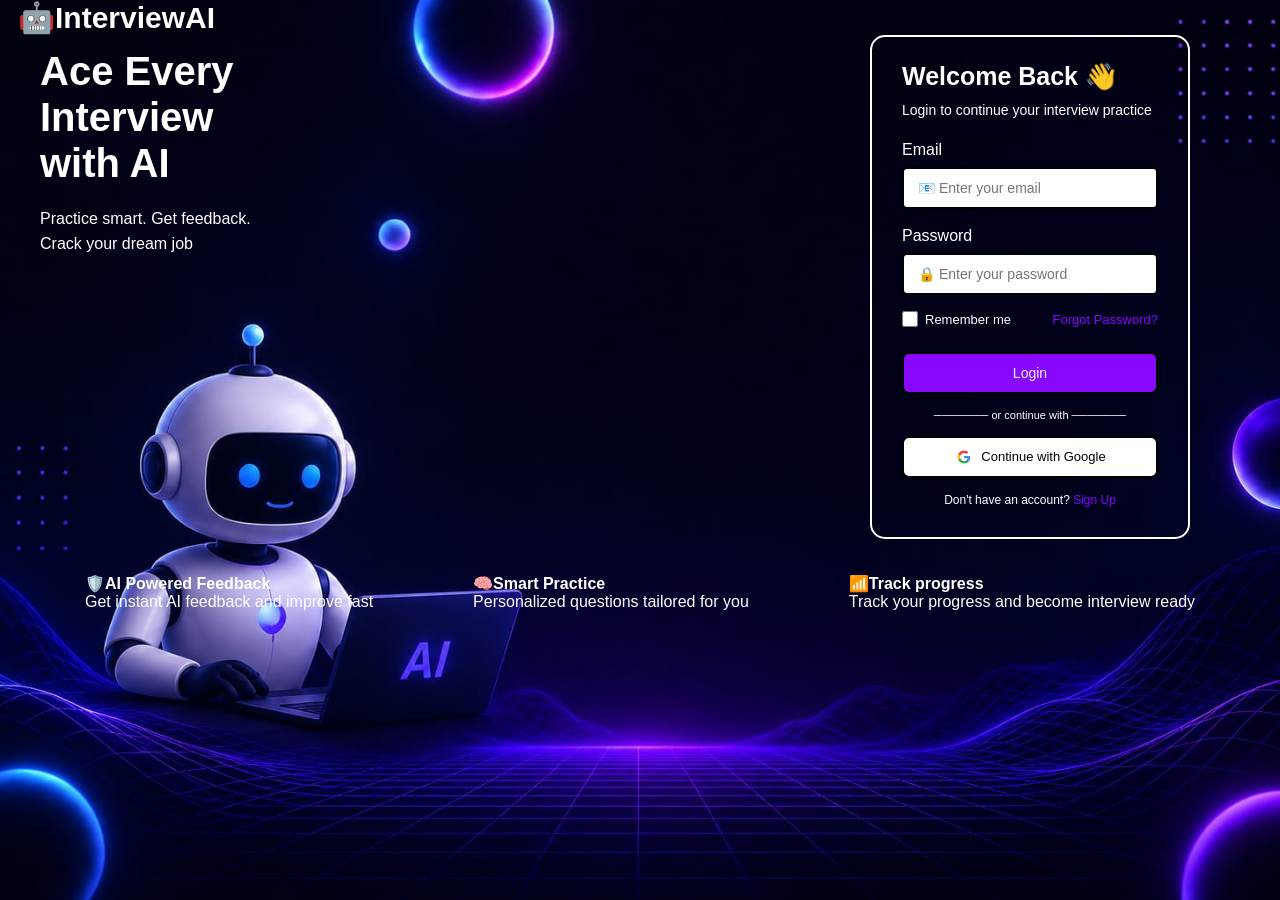
<file: Frontend copy/index.html>
<!DOCTYPE html>
<html lang="en">

<head>

    <meta charset="UTF-8">

    <meta name="viewport" content="width=device-width, initial-scale=1.0">

    <title>🤖InterviewAI</title>

    <link rel="stylesheet" href="style2.css">

</head>


<body>


    <!-- ROBOT -->

    <!-- <img src="robot.png" class="robot"> -->


    <!-- LOGO -->

    <h3>🤖InterviewAI</h3>


    <div class="header">


        <!-- LEFT SIDE -->

        <div class="start">

            <h1>
                Ace Every<br>
                Interview<br>
                with AI
            </h1>

            <span>
                Practice smart. Get feedback.<br>
                Crack your dream job
            </span>

        </div>


        <!-- LOGIN CONTAINER -->

        <div class="container">


            <!-- INTRO -->

            <div class="intro">

                <h1>
                    Welcome Back 👋
                </h1>

                <span>
                    Login to continue your interview practice
                </span>

            </div>


            <!-- EMAIL -->

            <div class="layout">

                <p>Email</p>

                <span class="Email">

                    <input type="email" id="email" placeholder="📧 Enter your email">

                </span>

            </div>


            <!-- PASSWORD -->

            <div class="content">

                <p>Password</p>

                <span class="Password">

                    <input type="password" id="password" placeholder="🔒 Enter your password">

                </span>

            </div>


            <!-- REMEMBER ME + FORGOT PASSWORD -->

            <div class="options">


                <label>

                    <input type="checkbox" id="remember">

                    <span>
                        Remember me
                    </span>

                </label>


                <a href="#" id="forgotPassword">
                    Forgot Password?
                </a>


            </div>


            <!-- ERROR MESSAGE -->

            <p id="errorMessage" style="display:none; color:#ff4d7d; font-size:13px;">
            </p>


            <!-- LOGIN -->

            <div class="login">

                <button type="button" id="loginButton">
                    Login
                </button>


                <p>
                    ─────── or continue with ───────
                </p>

            </div>


            <!-- GOOGLE -->

            <div class="google">


                <button type="button" id="googleButton">

                    <img src="google.png" alt="Google">

                    Continue with Google

                </button>


                <p>

                    Don't have an account?

                    <a href="#" id="signup">
                        Sign Up
                    </a>

                </p>


            </div>


        </div>

    </div>


    <!-- BOTTOM FEATURES -->

    <div class="top">


        <div class="feed" id="feedbackFeature">

            <b>
                <p>
                    🛡️AI Powered Feedback
                </p>
            </b>

            <p>
                Get instant AI feedback and improve fast
            </p>

        </div>


        <div class="smart" id="smartFeature">

            <b>
                <p>
                    🧠Smart Practice
                </p>
            </b>

            <p>
                Personalized questions tailored for you
            </p>

        </div>


        <div class="track" id="trackFeature">

            <b>
                <p>
                    📶Track progress
                </p>
            </b>

            <p>
                Track your progress and become interview ready
            </p>

        </div>


    </div>
 
  

  


    <!-- JAVASCRIPT -->

    <script src="script.js"></script>


</body>

</html>
</file>
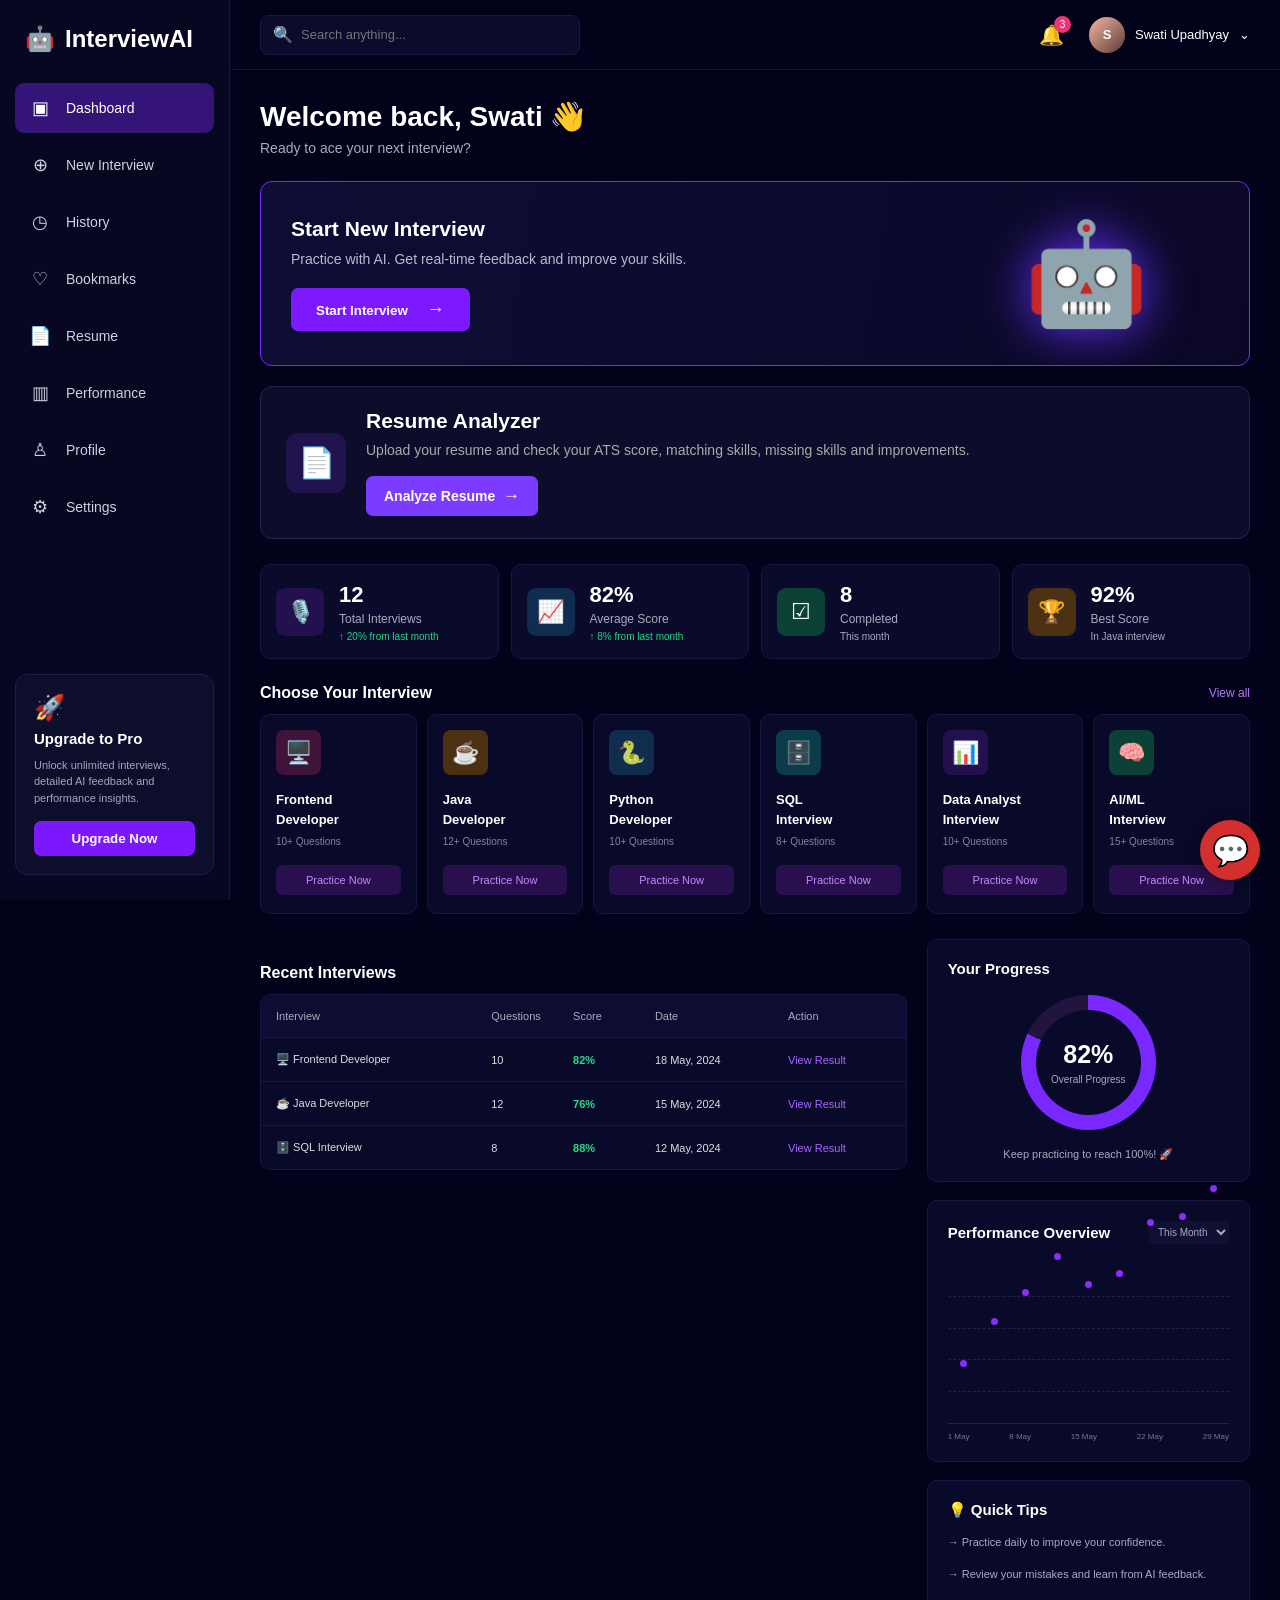
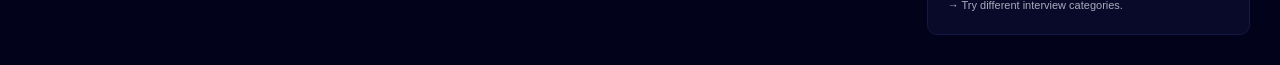
<file: Frontend copy/dashboard.html>
<!DOCTYPE html>
<html lang="en">

<head>

    <meta charset="UTF-8">

    <meta name="viewport" content="width=device-width, initial-scale=1.0">

    <title>InterviewAI Dashboard</title>

    <link rel="stylesheet" href="dasboard.css">

</head>


<body>


    <!-- ==============================
         SIDEBAR
    =============================== -->

    <aside class="sidebar">


        <!-- LOGO -->

        <div class="logo">

            🤖

            <span>InterviewAI</span>

        </div>


        <!-- MENU -->

        <nav class="menu">


            <a href="#" class="menu-item active">

                <span>▣</span>

                Dashboard

            </a>


            <a href="#" class="menu-item" id="newInterview">

                <span>⊕</span>

                New Interview

            </a>


            <a href="#" class="menu-item" id="history">

                <span>◷</span>

                History

            </a>


            <a href="#" class="menu-item" id="bookmarks">

                <span>♡</span>

                Bookmarks

            </a>



            <a href="resume.html" class="menu-item">
                <span>📄</span>
                Resume
            </a>



            <a href="#" class="menu-item" id="performance">

                <span>▥</span>

                Performance

            </a>


            <a href="#" class="menu-item" id="profile">

                <span>♙</span>

                Profile

            </a>


            <a href="#" class="menu-item" id="settings">

                <span>⚙</span>

                Settings

            </a>


        </nav>


        <!-- UPGRADE BOX -->

        <div class="upgrade-box">

            <div class="rocket">
                🚀
            </div>

            <h3>
                Upgrade to Pro
            </h3>

            <p>
                Unlock unlimited interviews,
                detailed AI feedback and
                performance insights.
            </p>

            <button id="upgradeButton">
                Upgrade Now
            </button>

        </div>


    </aside>


    <!-- ==============================
         MAIN AREA
    =============================== -->

    <main class="main">


        <!-- ==============================
             TOP BAR
        =============================== -->

        <header class="topbar">


            <div class="search">

                🔍

                <input type="text" placeholder="Search anything..." id="searchInput">

            </div>


            <div class="top-right">


                <button class="notification" id="notificationButton">
                    🔔

                    <span>3</span>

                </button>


                <div class="user" id="userProfile">

                    <div class="avatar">
                        S
                    </div>

                    <span>
                        Swati Upadhyay
                    </span>

                    <span>
                        ⌄
                    </span>

                </div>


            </div>

        </header>


        <!-- ==============================
             CONTENT
        =============================== -->

        <section class="content">


            <!-- WELCOME -->

            <div class="welcome">

                <h1>
                    Welcome back, Swati 👋
                </h1>

                <p>
                    Ready to ace your next interview?
                </p>

            </div>


            <!-- ==============================
                 START INTERVIEW
            =============================== -->

            <div class="start-card">


                <div class="start-text">

                    <h2>
                        Start New Interview
                    </h2>

                    <p>
                        Practice with AI. Get real-time
                        feedback and improve your skills.
                    </p>


                    <button id="startInterview" class="primary-button">

                        Start Interview

                        <span>→</span>

                    </button>

                </div>


                <div class="robot-area">

                    🤖

                </div>


            </div>


            <!-- =========================
     RESUME ANALYZER
========================= -->

            <div class="resume-card">

                <div class="resume-icon">
                    📄
                </div>

                <div class="resume-content">

                    <h2>Resume Analyzer</h2>

                    <p>
                        Upload your resume and check your ATS score,
                        matching skills, missing skills and improvements.
                    </p>

                    <a href="resume.html" class="resume-button">
                        Analyze Resume
                        <span>→</span>
                    </a>

                </div>

            </div>










            <!-- ==============================
                 STAT CARDS
            =============================== -->

            <div class="stats">


                <div class="stat-card">

                    <div class="stat-icon purple">
                        🎙️
                    </div>

                    <div>

                        <h2>12</h2>

                        <p>Total Interviews</p>

                        <small>
                            ↑ 20% from last month
                        </small>

                    </div>

                </div>


                <div class="stat-card">

                    <div class="stat-icon blue">
                        📈
                    </div>

                    <div>

                        <h2>82%</h2>

                        <p>Average Score</p>

                        <small>
                            ↑ 8% from last month
                        </small>

                    </div>

                </div>


                <div class="stat-card">

                    <div class="stat-icon green">
                        ☑
                    </div>

                    <div>

                        <h2>8</h2>

                        <p>Completed</p>

                        <small class="normal">
                            This month
                        </small>

                    </div>

                </div>


                <div class="stat-card">

                    <div class="stat-icon orange">
                        🏆
                    </div>

                    <div>

                        <h2>92%</h2>

                        <p>Best Score</p>

                        <small class="normal">
                            In Java interview
                        </small>

                    </div>

                </div>


            </div>


            <!-- ==============================
                 INTERVIEW CATEGORIES
            =============================== -->

            <div class="section-title">

                <h2>
                    Choose Your Interview
                </h2>

                <a href="#" id="viewAll">
                    View all
                </a>

            </div>


            <div class="interviews">


                <!-- FRONTEND -->

                <div class="interview-card" data-interview="Frontend Developer">

                    <div class="category-icon pink">
                        🖥️
                    </div>

                    <h3>
                        Frontend<br>
                        Developer
                    </h3>

                    <p>
                        10+ Questions
                    </p>

                    <button>
                        Practice Now
                    </button>

                </div>


                <!-- JAVA -->

                <div class="interview-card" data-interview="Java Developer">

                    <div class="category-icon orange">
                        ☕
                    </div>

                    <h3>
                        Java<br>
                        Developer
                    </h3>

                    <p>
                        12+ Questions
                    </p>

                    <button>
                        Practice Now
                    </button>

                </div>


                <!-- PYTHON -->

                <div class="interview-card" data-interview="Python Developer">

                    <div class="category-icon blue">
                        🐍
                    </div>

                    <h3>
                        Python<br>
                        Developer
                    </h3>

                    <p>
                        10+ Questions
                    </p>

                    <button>
                        Practice Now
                    </button>

                </div>


                <!-- SQL -->

                <div class="interview-card" data-interview="SQL Interview">

                    <div class="category-icon cyan">
                        🗄️
                    </div>

                    <h3>
                        SQL<br>
                        Interview
                    </h3>

                    <p>
                        8+ Questions
                    </p>

                    <button>
                        Practice Now
                    </button>

                </div>


                <!-- DATA ANALYST -->

                <div class="interview-card" data-interview="Data Analyst Interview">

                    <div class="category-icon purple">
                        📊
                    </div>

                    <h3>
                        Data Analyst<br>
                        Interview
                    </h3>

                    <p>
                        10+ Questions
                    </p>

                    <button>
                        Practice Now
                    </button>

                </div>


                <!-- AI ML -->

                <div class="interview-card" data-interview="AI ML Interview">

                    <div class="category-icon green">
                        🧠
                    </div>

                    <h3>
                        AI/ML<br>
                        Interview
                    </h3>

                    <p>
                        15+ Questions
                    </p>

                    <button>
                        Practice Now
                    </button>

                </div>


            </div>


            <!-- ==============================
                 BOTTOM GRID
            =============================== -->

            <div class="bottom-grid">


                <!-- RECENT INTERVIEWS -->

                <div class="recent">


                    <div class="section-title">

                        <h2>
                            Recent Interviews
                        </h2>

                    </div>


                    <div class="table">


                        <div class="table-header">

                            <span>Interview</span>

                            <span>Questions</span>

                            <span>Score</span>

                            <span>Date</span>

                            <span>Action</span>

                        </div>


                        <div class="table-row">

                            <span>
                                🖥️ Frontend Developer
                            </span>

                            <span>10</span>

                            <span class="score">
                                82%
                            </span>

                            <span>
                                18 May, 2024
                            </span>

                            <a href="#">
                                View Result
                            </a>

                        </div>


                        <div class="table-row">

                            <span>
                                ☕ Java Developer
                            </span>

                            <span>12</span>

                            <span class="score">
                                76%
                            </span>

                            <span>
                                15 May, 2024
                            </span>

                            <a href="#">
                                View Result
                            </a>

                        </div>


                        <div class="table-row">

                            <span>
                                🗄️ SQL Interview
                            </span>

                            <span>8</span>

                            <span class="score">
                                88%
                            </span>

                            <span>
                                12 May, 2024
                            </span>

                            <a href="#">
                                View Result
                            </a>

                        </div>


                    </div>

                </div>


                <!-- RIGHT SIDE -->

                <div class="right-column">


                    <!-- PROGRESS -->

                    <div class="progress-card">

                        <h2>
                            Your Progress
                        </h2>


                        <div class="circle">

                            <div>

                                <strong>
                                    82%
                                </strong>

                                <span>
                                    Overall Progress
                                </span>

                            </div>

                        </div>


                        <p>
                            Keep practicing to reach 100%! 🚀
                        </p>

                    </div>


                    <!-- PERFORMANCE -->

                    <div class="performance-card">

                        <div class="performance-title">

                            <h2>
                                Performance Overview
                            </h2>

                            <select>

                                <option>
                                    This Month
                                </option>

                                <option>
                                    Last Month
                                </option>

                            </select>

                        </div>


                        <div class="chart">

                            <div class="chart-line line1"></div>

                            <div class="chart-line line2"></div>

                            <div class="chart-line line3"></div>

                            <div class="chart-line line4"></div>


                            <div class="points">

                                <span style="--h:20%"></span>
                                <span style="--h:35%"></span>
                                <span style="--h:45%"></span>
                                <span style="--h:58%"></span>
                                <span style="--h:48%"></span>
                                <span style="--h:52%"></span>
                                <span style="--h:70%"></span>
                                <span style="--h:72%"></span>
                                <span style="--h:82%"></span>

                            </div>

                        </div>


                        <div class="months">

                            <span>1 May</span>
                            <span>8 May</span>
                            <span>15 May</span>
                            <span>22 May</span>
                            <span>29 May</span>

                        </div>

                    </div>








                    <!-- QUICK TIPS -->

                    <div class="tips">

                        <h2>
                            💡 Quick Tips
                        </h2>


                        <p>
                            → Practice daily to improve
                            your confidence.
                        </p>


                        <p>
                            → Review your mistakes and
                            learn from AI feedback.
                        </p>


                        <p>
                            → Try different interview
                            categories.
                        </p>

                    </div>


                </div>

            </div>


        </section>

    </main>
    <!-- Floating Chat Icon -->
    <div id="chatbot-icon">💬</div>

    <!-- Chatbot Container -->
    <div id="chatbot-container" class="hidden">
        <div id="chatbot-header">
            <span>Chatbot</span>
            <button id="close-btn">&times;</button>
        </div>
        <div id="chatbot-body">
            <div id="chatbot-messages"></div>
        </div>
        <div id="chatbot-input-container">
            <input type="text" id="chatbot-input" placeholder="Type a message..." />
            <button id="send-btn">Send</button>
        </div>
    </div>


    <script src="dashboard.js"></script>

</body>

</html>
</file>
<file: Frontend copy/style2.css>
* {
    margin: 0;
    padding: 0;
    box-sizing: border-box;
}


/* =========================================
   BODY
   ========================================= */

html,
body {
    width: 100%;
    min-height: 100%;
}

body {
    background-image: url("background.jpeg");
    background-position: center center;
    background-repeat: no-repeat;
    background-size: cover;
    background-color: #02021b;

    margin: 0;
    padding: 0;

    color: white;

    font-family: Arial, sans-serif;

    overflow-x: hidden;
}


/* =========================================
   ROBOT
   ========================================= */

.robot {
    position: absolute;

    width: 650px;

    left: 50%;
    top: 50%;

    transform: translate(-50%, -50%);

    z-index: 1;

    pointer-events: none;
}


/* =========================================
   MAIN HEADER
   ========================================= */

.header {
    display: flex;

    align-items: center;

    justify-content: space-between;

    margin-right: 90px;

    position: relative;

    z-index: 2;
}


/* =========================================
   LEFT SIDE
   ========================================= */

.start {
    padding-bottom: 270px;

    padding-left: 40px;

    font-family: sans-serif;

    font-weight: bold;

    font-size: 20px;
}


.start h1 {
    margin-bottom: 20px;

    line-height: 1.15;
}


.start span {
    font-size: 16px;

    line-height: 1.5;

    font-weight: normal;
}


/* =========================================
   LOGIN CONTAINER
   ========================================= */

.container {
    display: block;

    width: 320px;

    min-height: 470px;

    border: 2px solid white;

    padding: 30px;

    padding-top: 5px;

    text-align: center;

    border-radius: 15px;

    position: relative;

    z-index: 3;
}


/* =========================================
   INTRO
   ========================================= */

.intro h1 {
    text-align: left;

    color: white;

    font-size: 25px;

    font-family: sans-serif;

    margin-top: 20px;

    margin-bottom: 10px;
}


.intro span {
    display: block;

    text-align: left;

    font-size: 14px;

    line-height: 1.4;
}


/* =========================================
   EMAIL SECTION
   ========================================= */

.layout {
    width: 100%;
}


.layout p {
    text-align: left;

    margin-top: 20px;

    margin-bottom: 8px;

    padding: 0;
}


/* =========================================
   PASSWORD SECTION
   ========================================= */

.content {
    width: 100%;
}


.content p {
    text-align: left;

    margin-top: 18px;

    margin-bottom: 8px;

    padding: 0;
}


/* =========================================
   EMAIL + PASSWORD INPUTS
   ========================================= */

input:not([type="checkbox"]) {
    display: block;

    width: 100%;

    height: 42px;

    padding: 10px 14px;

    border: 2px solid black;

    border-radius: 5px;

    font-size: 14px;

    outline: none;

    box-sizing: border-box;
}


input:not([type="checkbox"]):focus {
    border-color: rgb(135, 7, 255);
}


/* =========================================
   REMEMBER ME + FORGOT PASSWORD
   ========================================= */

.options {
    width: 100%;

    display: flex;

    align-items: center;

    justify-content: space-between;

    margin-top: 12px;

    min-height: 25px;
}


/* Remember Me label */

.options label {
    display: flex;

    align-items: center;

    gap: 7px;

    margin: 0;

    color: white;

    font-size: 13px;

    cursor: pointer;

    user-select: none;
}


/* ACTUAL CHECKBOX */

.options input[type="checkbox"] {
    appearance: auto;

    -webkit-appearance: checkbox;

    display: inline-block;

    width: 16px;

    height: 16px;

    margin: 0;

    padding: 0;

    cursor: pointer;

    accent-color: rgb(135, 7, 255);

    flex-shrink: 0;
}


/* Forgot Password */

.options a {
    margin-left: auto;

    margin-top: 0;

    color: rgb(135, 7, 255);

    text-decoration: none;

    font-size: 13px;

    cursor: pointer;
}


.options a:hover {
    text-decoration: underline;
}


/* =========================================
   ERROR MESSAGE
   ========================================= */

#errorMessage {
    width: 100%;

    margin-top: 8px;

    padding: 0;

    text-align: center;

    font-size: 13px;

    color: #ff4d7d;
}


/* =========================================
   LOGIN SECTION
   ========================================= */

.login {
    width: 100%;
}


.login button {
    display: flex;

    width: 100%;

    height: 42px;

    margin-top: 20px;

    padding: 10px;

    border: 2px solid black;

    border-radius: 7px;

    justify-content: center;

    align-items: center;

    cursor: pointer;

    background-color: rgb(135, 7, 255);

    color: aliceblue;

    font-size: 14px;

    transition: 0.3s;
}


.login button:hover {
    opacity: 0.85;

    transform: translateY(-1px);
}


/* =========================================
   OR CONTINUE
   ========================================= */

.login p {
    width: 100%;

    margin: 15px 0;

    padding: 0;

    text-align: center;

    font-size: 11px;
}


/* =========================================
   GOOGLE SECTION
   ========================================= */

.google {
    width: 100%;
}


.google button {
    display: flex;

    width: 100%;

    height: 42px;

    padding: 8px 12px;

    border: 2px solid black;

    border-radius: 7px;

    justify-content: center;

    align-items: center;

    gap: 7px;

    font-size: 13px;

    cursor: pointer;

    background-color: white;

    color: black;

    transition: 0.3s;
}


.google button:hover {
    opacity: 0.9;

    transform: translateY(-1px);
}


/* Google image */

.google img {
    width: 20px;

    height: 20px;

    object-fit: contain;
}


/* Sign up text */

.google p {
    width: 100%;

    margin: 15px 0 0 0;

    padding: 0;

    text-align: center;

    font-size: 12px;
}


/* Sign Up link */

#signup {
    color: rgb(135, 7, 255);

    text-decoration: none;

    cursor: pointer;
}


#signup:hover {
    text-decoration: underline;
}


/* =========================================
   GENERAL IMAGES
   ========================================= */

img {
    max-width: 100%;
}


/* =========================================
   LOGO
   ========================================= */

h3 {
    font-size: 30px;

    margin-left: 18px;

    position: relative;

    z-index: 5;
}


/* =========================================
   BOTTOM FEATURE SECTION
   ========================================= */

.top {
    display: flex;

    flex-direction: row;

    align-items: center;

    justify-content: space-evenly;

    gap: 20px;

    position: relative;

    z-index: 3;

    padding: 20px;
}


/* =========================================
   BOTTOM FEATURE CARDS
   ========================================= */

.feed,
.smart,
.track {
    cursor: pointer;

    transition: 0.3s;

    padding: 15px;

    border-radius: 10px;
}


.feed:hover,
.smart:hover,
.track:hover {
    transform: translateY(-5px);
}


/* =========================================
   TABLET
   601px - 900px
   ========================================= */

@media screen and (max-width: 900px) {

    body {
        width: 100%;

        min-height: 100vh;

        overflow-x: hidden;
    }


    /* Main layout */

    .header {
        display: flex;

        flex-direction: column;

        align-items: center;

        justify-content: flex-start;

        width: 100%;

        margin: 0;
    }


    /* Hero */

    .start {
        width: 100%;

        box-sizing: border-box;

        padding: 40px 40px 30px 40px;

        text-align: left;
    }


    .start h1 {
        font-size: 42px;

        line-height: 1.15;

        margin: 0 0 20px 0;
    }


    .start span {
        font-size: 17px;

        line-height: 1.4;
    }


    /* Login box */

    .container {
        width: min(450px, calc(100% - 80px));

        height: auto;

        box-sizing: border-box;

        margin: 20px auto 50px auto;

        padding: 30px;

        text-align: center;
    }


    /* Inputs */

    input:not([type="checkbox"]) {
        width: 100%;

        box-sizing: border-box;

        padding: 12px 15px;
    }


    /* Buttons */

    .login button,
    .google button {
        width: 100%;

        box-sizing: border-box;

        justify-content: center;
    }


    .login button {
        padding: 12px;
    }


    .google button {
        padding: 11px;
    }


    /* Remember + Forgot */

    .options {
        width: 100%;

        display: flex;

        justify-content: space-between;

        align-items: center;
    }


    .options label {
        width: auto;

        display: flex;

        align-items: center;

        gap: 5px;
    }


    .options a {
        margin-left: auto;
    }


    /* Robot */

    .robot {
        width: 400px;

        max-width: 45vw;
    }


    /* Bottom */

    .top {
        flex-wrap: wrap;
    }

}


/* =========================================
   MOBILE
   600px AND BELOW
   ========================================= */

@media screen and (max-width: 600px) {

    html,
    body {
        width: 100%;

        min-width: 0;

        margin: 0;

        padding: 0;

        overflow-x: hidden;
    }


    /* Main header */

    .header {
        width: 100%;

        display: flex;

        flex-direction: column;

        align-items: stretch;

        justify-content: flex-start;

        margin: 0;

        padding: 0;

        box-sizing: border-box;
    }


    /* Hero */

    .start {
        width: 100%;

        box-sizing: border-box;

        padding: 30px 20px 25px 20px;

        margin: 0;

        text-align: left;
    }


    .start h1 {
        font-size: 34px;

        line-height: 1.12;

        margin: 0 0 18px 0;
    }


    .start span {
        display: block;

        font-size: 15px;

        line-height: 1.45;

        margin: 0;
    }


    /* Login container */

    .container {
        display: block;

        width: calc(100% - 40px);

        max-width: 420px;

        height: auto;

        box-sizing: border-box;

        margin: 15px auto 40px auto;

        padding: 22px 20px 25px 20px;

        border: 2px solid white;

        border-radius: 15px;

        text-align: center;
    }


    /* Welcome */

    .intro h1 {
        width: 100%;

        font-size: 24px;

        line-height: 1.2;

        margin: 8px 0 10px 0;

        text-align: left;
    }


    .intro span {
        display: block;

        width: 100%;

        font-size: 13px;

        line-height: 1.4;

        text-align: left;
    }


    /* Email */

    .layout {
        width: 100%;
    }


    .layout p {
        width: 100%;

        margin: 20px 0 8px 0;

        padding: 0;

        text-align: left;

        font-size: 14px;
    }


    /* Password */

    .content {
        width: 100%;
    }


    .content p {
        width: 100%;

        margin: 18px 0 8px 0;

        padding: 0;

        text-align: left;

        font-size: 14px;
    }


    /* Text inputs */

    input:not([type="checkbox"]) {
        display: block;

        width: 100%;

        height: 44px;

        box-sizing: border-box;

        padding: 10px 14px;

        margin: 0;

        border: 2px solid black;

        border-radius: 5px;

        font-size: 14px;
    }


    /* Remember / Forgot */

    .options {
        width: 100%;

        margin-top: 10px;

        display: flex;

        align-items: center;

        justify-content: space-between;
    }


    .options label {
        width: auto;

        box-sizing: border-box;

        display: flex;

        align-items: center;

        flex-wrap: nowrap;

        gap: 5px;

        margin: 0;

        font-size: 12px;

        cursor: pointer;
    }


    .options input[type="checkbox"] {
        flex-shrink: 0;

        width: 16px;

        height: 16px;

        margin: 0;

        padding: 0;

        cursor: pointer;

        accent-color: rgb(135, 7, 255);
    }


    .options a {
        margin-left: auto;

        margin-top: 0;

        white-space: nowrap;

        font-size: 12px;
    }


    /* Login */

    .login {
        width: 100%;
    }


    .login button {
        display: flex;

        width: 100%;

        height: 44px;

        box-sizing: border-box;

        margin-top: 20px;

        padding: 10px;

        justify-content: center;

        align-items: center;

        border: 2px solid black;

        border-radius: 7px;

        background-color: rgb(135, 7, 255);

        color: aliceblue;

        font-size: 14px;

        cursor: pointer;
    }


    /* OR */

    .login p {
        width: 100%;

        box-sizing: border-box;

        margin: 15px 0;

        padding: 0;

        text-align: center;

        font-size: 11px;
    }


    /* Google */

    .google {
        width: 100%;
    }


    .google button {
        display: flex;

        width: 100%;

        height: 44px;

        box-sizing: border-box;

        padding: 8px 12px;

        justify-content: center;

        align-items: center;

        gap: 7px;

        border: 2px solid black;

        border-radius: 7px;

        font-size: 13px;

        cursor: pointer;
    }


    .google img {
        width: 20px;

        height: 20px;

        object-fit: contain;
    }


    .google p {
        width: 100%;

        margin: 15px 0 0 0;

        padding: 0;

        text-align: center;

        font-size: 12px;
    }


    /* Robot */

    .robot {
        display: none;
    }


    /* Bottom features */

    .top {
        width: 100%;

        display: flex;

        flex-direction: column;

        align-items: center;

        justify-content: center;

        gap: 20px;

        box-sizing: border-box;
    }


    /* Logo */

    h3 {
        font-size: 24px;

        margin-left: 0;

        text-align: left;
    }

}


/* =========================================
   SMALL PHONES
   400px AND BELOW
   ========================================= */

@media screen and (max-width: 400px) {

    .start {
        padding: 25px 16px 20px 16px;
    }


    .start h1 {
        font-size: 30px;
    }


    .start span {
        font-size: 14px;
    }


    .container {
        width: calc(100% - 30px);

        margin-left: auto;

        margin-right: auto;

        padding: 20px 17px 23px 17px;
    }


    .intro h1 {
        font-size: 22px;
    }


    .intro span {
        font-size: 12px;
    }


    input:not([type="checkbox"]) {
        height: 42px;

        font-size: 13px;
    }


    .options label {
        font-size: 11px;
    }


    .options a {
        font-size: 11px;
    }


    .login button,
    .google button {
        height: 42px;
    }


    .login p {
        font-size: 10px;
    }


    .google p {
        font-size: 11px;
    }

}


/* =========================================
   VERY SMALL PHONES
   360px AND BELOW
   ========================================= */

@media screen and (max-width: 360px) {

    .start h1 {
        font-size: 27px;
    }


    .start span {
        font-size: 13px;
    }


    .container {
        width: calc(100% - 24px);

        padding-left: 15px;

        padding-right: 15px;
    }


    .intro h1 {
        font-size: 20px;
    }


    .options label {
        font-size: 10px;
    }


    .options a {
        font-size: 10px;
    }

}
</file>
<file: Frontend copy/dasboard.css>
* {
    margin: 0;
    padding: 0;
    box-sizing: border-box;
}


body {
    background: #02021b;
    color: white;
    font-family: Arial, sans-serif;
    min-height: 100vh;
}


/* ==============================
   SIDEBAR
============================== */

.sidebar {
    position: fixed;

    left: 0;
    top: 0;

    width: 230px;
    height: 100vh;

    background: #070722;

    border-right: 1px solid #17173d;

    padding: 25px 15px;

    display: flex;

    flex-direction: column;

    z-index: 10;

    
    height: 100vh;
    overflow-y: auto;
    overflow-x: hidden;
}



/* LOGO */

.logo {
    display: flex;

    align-items: center;

    gap: 10px;

    font-size: 24px;

    font-weight: bold;

    padding: 0 10px 30px;
}


.logo:first-letter {
    color: #8b2cff;
}


/* MENU */

.menu {
    display: flex;

    flex-direction: column;

    gap: 7px;
}


.menu-item {
    display: flex;

    align-items: center;

    gap: 15px;

    padding: 14px;

    color: #d0d0df;

    text-decoration: none;

    border-radius: 9px;

    font-size: 14px;

    transition: 0.3s;
}


.menu-item span {
    width: 22px;

    text-align: center;

    font-size: 18px;
}


.menu-item:hover,
.menu-item.active {
    background: #351478;

    color: white;
}


/* UPGRADE */

.upgrade-box {
    margin-top: auto;

    background: #0d0d2c;

    border: 1px solid #1c1c45;

    border-radius: 12px;

    padding: 18px;

    text-align: left;
}


.rocket {
    font-size: 25px;

    margin-bottom: 8px;
}


.upgrade-box h3 {
    margin-bottom: 10px;

    font-size: 15px;
}


.upgrade-box p {
    color: #a7a7ba;

    font-size: 11px;

    line-height: 1.5;

    margin-bottom: 15px;
}


.upgrade-box button {
    width: 100%;

    border: none;

    padding: 10px;

    border-radius: 7px;

    background: #7b18ff;

    color: white;

    font-weight: bold;

    cursor: pointer;
}


/* ==============================
   MAIN
============================== */

.main {
    margin-left: 230px;

    min-height: 100vh;

    
}



/* ==============================
   TOP BAR
============================== */

.topbar {
    height: 70px;

    border-bottom: 1px solid #151537;

    display: flex;

    justify-content: space-between;

    align-items: center;

    padding: 0 30px;
}


.search {
    width: 320px;

    height: 40px;

    background: #0b0b2b;

    border: 1px solid #171741;

    border-radius: 8px;

    display: flex;

    align-items: center;

    gap: 8px;

    padding: 0 12px;

    color: #85859c;
}


.search input {
    width: 100%;

    border: none;

    outline: none;

    background: transparent;

    color: white;

    font-size: 13px;
}


.top-right {
    display: flex;

    align-items: center;

    gap: 25px;
}


.notification {
    position: relative;

    background: none;

    border: none;

    color: white;

    font-size: 20px;

    cursor: pointer;
}


.notification span {
    position: absolute;

    top: -7px;

    right: -7px;

    background: #ef3475;

    width: 17px;

    height: 17px;

    border-radius: 50%;

    font-size: 10px;

    display: flex;

    align-items: center;

    justify-content: center;
}


.user {
    display: flex;

    align-items: center;

    gap: 10px;

    font-size: 13px;

    cursor: pointer;
}


.avatar {
    width: 36px;

    height: 36px;

    border-radius: 50%;

    background: linear-gradient(
        135deg,
        #f5b6a5,
        #5d3c34
    );

    display: flex;

    justify-content: center;

    align-items: center;

    font-weight: bold;
}


/* ==============================
   CONTENT
============================== */

.content {
    padding: 30px;
}


.welcome h1 {
    font-size: 28px;

    margin-bottom: 7px;
}


.welcome p {
    color: #aaaabd;

    font-size: 14px;
}


/* ==============================
   START CARD
============================== */

.start-card {
    height: 185px;

    margin-top: 25px;

    border: 1px solid #792aff;

    border-radius: 12px;

    background: linear-gradient(
        100deg,
        #0d0d35,
        #0b0827
    );

    display: flex;

    justify-content: space-between;

    align-items: center;

    padding: 30px;

    overflow: hidden;
}


.start-text {
    max-width: 400px;
}


.start-text h2 {
    font-size: 21px;

    margin-bottom: 8px;
}


.start-text p {
    color: #bbbace;

    font-size: 14px;

    line-height: 1.5;

    margin-bottom: 18px;
}


.primary-button {
    background: #7d19ff;

    border: none;

    color: white;

    padding: 11px 25px;

    border-radius: 7px;

    font-weight: bold;

    cursor: pointer;
}


.primary-button span {
    margin-left: 15px;

    font-size: 18px;
}


.robot-area {
    font-size: 100px;

    margin-right: 70px;

    filter: drop-shadow(
        0 0 25px #6731ff
    );
}


/* ==============================
   STATS
============================== */

.stats {
    display: grid;

    grid-template-columns:
        repeat(4, 1fr);

    gap: 12px;

    margin-top: 18px;
}


.stat-card {
    min-height: 95px;

    background: #0a0a2b;

    border: 1px solid #171743;

    border-radius: 10px;

    display: flex;

    align-items: center;

    gap: 15px;

    padding: 15px;
}


.stat-icon {
    width: 48px;

    height: 48px;

    border-radius: 9px;

    display: flex;

    justify-content: center;

    align-items: center;

    font-size: 22px;
}


.purple {
    background: #24104e;
}


.blue {
    background: #102d50;
}


.green {
    background: #0b4235;
}


.orange {
    background: #4c3014;
}


.stat-card h2 {
    font-size: 22px;

    margin-bottom: 4px;
}


.stat-card p {
    color: #aaaabd;

    font-size: 12px;
}


.stat-card small {
    display: block;

    color: #22d982;

    font-size: 10px;

    margin-top: 5px;
}


.stat-card small.normal {
    color: #aaaabd;
}


/* ==============================
   SECTION TITLE
============================== */

.section-title {
    display: flex;

    justify-content: space-between;

    align-items: center;

    margin-top: 25px;

    margin-bottom: 12px;
}


.section-title h2 {
    font-size: 16px;
}


.section-title a {
    color: #b67aff;

    text-decoration: none;

    font-size: 12px;
}


/* ==============================
   INTERVIEWS
============================== */

.interviews {
    display: grid;

    grid-template-columns:
        repeat(6, 1fr);

    gap: 10px;
}


.interview-card {
    min-height: 200px;

    background: #090929;

    border: 1px solid #171743;

    border-radius: 10px;

    padding: 15px;

    cursor: pointer;

    transition: 0.3s;
}


.interview-card:hover {
    transform: translateY(-5px);

    border-color: #7429ff;
}


.category-icon {
    width: 45px;

    height: 45px;

    border-radius: 8px;

    display: flex;

    align-items: center;

    justify-content: center;

    font-size: 22px;

    margin-bottom: 15px;
}


.pink {
    background: #40133b;
}


.cyan {
    background: #0a3d47;
}


.interview-card h3 {
    font-size: 13px;

    line-height: 1.5;

    margin-bottom: 7px;
}


.interview-card p {
    color: #85859b;

    font-size: 10px;

    margin-bottom: 18px;
}


.interview-card button {
    border: none;

    border-radius: 6px;

    background: #28104e;

    color: #c787ff;

    padding: 9px 12px;

    width: 100%;

    cursor: pointer;

    font-size: 11px;
}


/* ==============================
   BOTTOM GRID
============================== */

.bottom-grid {
    display: grid;

    grid-template-columns:
        2fr 1fr;

    gap: 20px;

    margin-top: 25px;
}


/* ==============================
   RECENT TABLE
============================== */

.recent {
    min-width: 0;
}


.table {
    background: #090929;

    border: 1px solid #171743;

    border-radius: 10px;

    overflow: hidden;
}


.table-header,
.table-row {
    display: grid;

    grid-template-columns:
        2fr .7fr .7fr 1.2fr 1fr;

    align-items: center;

    gap: 10px;

    padding: 15px;

    font-size: 11px;
}


.table-header {
    background: #0d0d32;

    color: #aaaabd;
}


.table-row {
    border-top: 1px solid #171743;

    color: #ddd;
}


.table-row .score {
    color: #2bdd8b;

    font-weight: bold;
}


.table-row a {
    color: #a868ff;

    text-decoration: none;
}


/* ==============================
   RIGHT COLUMN
============================== */

.right-column {
    display: flex;

    flex-direction: column;

    gap: 18px;
}


/* ==============================
   PROGRESS
============================== */

.progress-card,
.performance-card,
.tips {
    background: #090929;

    border: 1px solid #171743;

    border-radius: 10px;

    padding: 20px;
}


.progress-card h2,
.performance-card h2,
.tips h2 {
    font-size: 15px;
}


.circle {
    width: 135px;

    height: 135px;

    border-radius: 50%;

    margin: 18px auto;

    display: flex;

    align-items: center;

    justify-content: center;

    background:
        conic-gradient(
            #7929ff 82%,
            #23133f 82%
        );
}


.circle::before {
    content: "";

    position: absolute;

    width: 105px;

    height: 105px;

    border-radius: 50%;

    background: #090929;
}


.circle div {
    position: relative;

    z-index: 1;

    display: flex;

    flex-direction: column;

    align-items: center;
}


.circle strong {
    font-size: 25px;
}


.circle span {
    color: #aaaabd;

    font-size: 10px;

    margin-top: 5px;
}


.progress-card > p {
    text-align: center;

    color: #aaaabd;

    font-size: 11px;
}


/* ==============================
   PERFORMANCE
============================== */

.performance-title {
    display: flex;

    justify-content: space-between;

    align-items: center;
}


.performance-title select {
    background: #101034;

    color: #aaaabd;

    border: none;

    padding: 5px;

    font-size: 10px;
}


.chart {
    height: 160px;

    position: relative;

    margin-top: 20px;

    border-bottom: 1px solid #24244a;
}


.chart-line {
    position: absolute;

    left: 0;

    width: 100%;

    border-top: 1px dashed #222244;
}


.line1 {
    top: 20%;
}


.line2 {
    top: 40%;
}


.line3 {
    top: 60%;
}


.line4 {
    top: 80%;
}


.points {
    position: absolute;

    bottom: 0;

    left: 0;

    width: 100%;

    height: 100%;

    display: flex;

    align-items: flex-end;

    justify-content: space-around;
}


.points span {
    width: 7px;

    height: 7px;

    border-radius: 50%;

    background: #8b2cff;

    margin-bottom: var(--h);
}


.months {
    display: flex;

    justify-content: space-between;

    color: #777790;

    font-size: 8px;

    margin-top: 8px;
}


/* ==============================
   QUICK TIPS
============================== */

.tips p {
    color: #aaaabd;

    font-size: 11px;

    line-height: 1.5;

    margin-top: 15px;
}


/* ==============================
   RESPONSIVE
============================== */

@media screen and (max-width: 1100px) {

    .interviews {
        grid-template-columns:
            repeat(3, 1fr);
    }

}


@media screen and (max-width: 900px) {

    .sidebar {
        width: 70px;

        padding: 20px 10px;
    }


    .logo span,
    .menu-item:not(.active)::after,
    .menu-item {
        font-size: 0;
    }


    .logo {
        justify-content: center;

        padding-left: 0;

        padding-right: 0;
    }


    .menu-item span {
        font-size: 18px;
    }


    .main {
        margin-left: 70px;
    }


    .stats {
        grid-template-columns:
            repeat(2, 1fr);
    }


    .bottom-grid {
        grid-template-columns: 1fr;
    }

}


@media screen and (max-width: 600px) {

    .topbar {
        padding: 0 15px;
    }


    .search {
        width: 180px;
    }


    .content {
        padding: 20px 15px;
    }


    .welcome h1 {
        font-size: 23px;
    }


    .start-card {
        height: auto;

        min-height: 200px;

        padding: 22px;
    }


    .robot-area {
        display: none;
    }


    .stats {
        grid-template-columns: 1fr;
    }


    .interviews {
        grid-template-columns:
            repeat(2, 1fr);
    }


    .table {
        overflow-x: auto;
    }


    .table-header,
    .table-row {
        min-width: 600px;
    }


    .user span:not(.avatar) {
        display: none;
    }

}


@media screen and (max-width: 400px) {

    .interviews {
        grid-template-columns: 1fr;
    }


    .search {
        width: 140px;
    }

}



/* Floating Chat Icon */
#chatbot-icon {
  position: fixed;
  bottom: 20px;
  right: 20px;
  width: 60px;
  height: 60px;
  background-color: #d32f2f;
  color: white;
  font-size: 30px;
  display: flex;
  justify-content: center;
  align-items: center;
  border-radius: 50%;
  box-shadow: 0 0 15px rgba(0, 0, 0, 0.4);
  cursor: pointer;
  transition: transform 0.2s, background-color 0.2s;
  z-index: 99999;
}

#chatbot-icon:hover {
  background-color: #b71c1c;
  transform: scale(1.1);
}

/* Chatbot Container */
#chatbot-container {
  position: fixed;
  bottom: 80px;
  right: 20px;
  width: 350px;
  height: 450px;
 background-color: #1f1f1f ;
  border-radius: 15px;
  box-shadow: 0 0 20px rgba(0, 0, 0, 0.6);
  display: flex;
  flex-direction: column;
  overflow: hidden;
z-index: 99999;
}

/* Hide Chatbot Initially */
.hidden {
  display: none !important;
}

/* Chatbot Header */
#chatbot-header {
  background-color: #d32f2f;
  color: white;
  padding: 15px;
  border-top-left-radius: 15px;
  border-top-right-radius: 15px;
  display: flex;
  justify-content: space-between;
  align-items: center;
  font-size: 18px;
}

#close-btn {
  background: none;
  border: none;
  color: white;
  font-size: 20px;
  cursor: pointer;
}

/* Chatbot Body */
#chatbot-body {
  flex: 1;
  padding: 10px;
  overflow-y: auto;
}

/* Chatbot Messages */
#chatbot-messages {
  display: flex;
  flex-direction: column;
}

.message {
  margin-bottom: 15px;
  padding: 12px;
  border-radius: 8px;
  max-width: 85%;
}

.message.user {
  background-color: #d32f2f;
  color: white;
  align-self: flex-end;
}

.message.bot {
  background-color: #333;
  color: white;
  align-self: flex-start;
}

/* Input Section */
#chatbot-input-container {
  display: flex;
  padding: 10px;
  border-top: 1px solid #444;
  background-color: #2c2c2c;
}

#chatbot-input {
  flex: 1;
  padding: 10px;
  border: 1px solid #444;
  border-radius: 10px;
  background-color: #333;
  color: white;
}

#send-btn {
  margin-left: 10px;
  padding: 10px 15px;
  background-color: #d32f2f;
  color: white;
  border: none;
  border-radius: 8px;
  cursor: pointer;
  font-size: 16px;
}

#send-btn:hover {
  background-color: #b71c1c;
}

/* ==============================
   CHATBOT - MOBILE
============================== */

@media screen and (max-width: 600px) {

    #chatbot-container {
        width: calc(100% - 30px);
        right: 15px;
        bottom: 85px;
        height: 450px;
    }

    #chatbot-icon {
        right: 15px;
        bottom: 15px;
        width: 55px;
        height: 55px;
        font-size: 26px;
    }

}


/* =========================
   RESUME ANALYZER CARD
========================= */

.resume-card {
    width: 100%;
    margin-top: 20px;
    margin-bottom: 25px;
    padding: 22px 25px;

    background: #0d0d2b;

    border: 1px solid #242450;
    border-radius: 12px;

    display: flex;
    align-items: center;
    gap: 20px;

    transition: 0.3s;
}

.resume-card:hover {
    border-color: #7c3cff;
    transform: translateY(-2px);
}

.resume-icon {
    width: 60px;
    height: 60px;

    background: #21134d;

    border-radius: 12px;

    display: flex;
    align-items: center;
    justify-content: center;

    font-size: 30px;

    flex-shrink: 0;
}

.resume-content {
    flex: 1;
}

.resume-content h2 {
    margin: 0 0 7px;

    color: white;

    font-size: 21px;
}

.resume-content p {
    margin: 0 0 15px;

    color: #aaa;

    font-size: 14px;

    line-height: 1.5;
}

.resume-button {
    display: inline-flex;

    align-items: center;
    gap: 8px;

    padding: 10px 18px;

    background: #7c3cff;

    color: white;

    text-decoration: none;

    border-radius: 7px;

    font-size: 14px;
    font-weight: 600;
}

.resume-button:hover {
    background: #6425e8;
}

.resume-button span {
    font-size: 17px;
}


/* MOBILE */

@media screen and (max-width: 700px) {

    .resume-card {
        flex-direction: column;
        align-items: flex-start;
    }

}
</file>
